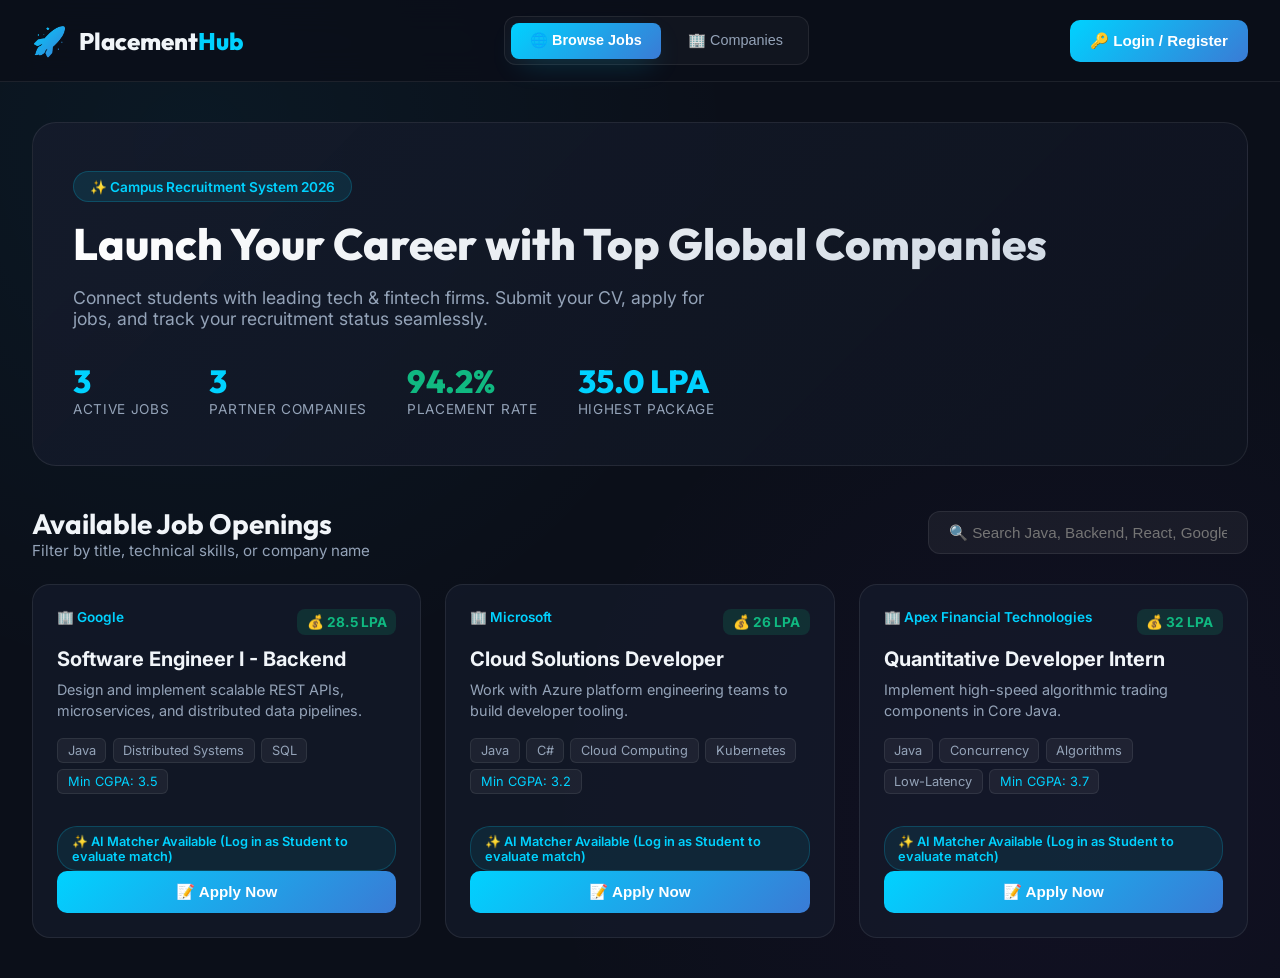
<file: index.html>
<!DOCTYPE html>
<html lang="en">
<head>
    <meta charset="UTF-8">
    <meta name="viewport" content="width=device-width, initial-scale=1.0">
    <title>Campus Recruitment & Placement Portal</title>
    <link rel="preconnect" href="https://fonts.googleapis.com">
    <link rel="preconnect" href="https://fonts.gstatic.com" crossorigin>
    <link href="https://fonts.googleapis.com/css2?family=Inter:wght@300;400;500;600;700;800&family=Outfit:wght@400;600;700;800&display=swap" rel="stylesheet">
    <link rel="stylesheet" href="style.css">
</head>
<body>
    <!-- Navigation Bar -->
    <nav class="navbar">
        <div class="nav-container">
            <a href="#" class="nav-logo" id="logoLink">
                <div class="logo-icon">🚀</div>
                <span>Placement<span class="logo-highlight">Hub</span></span>
            </a>
            
            <div class="nav-links">
                <button class="nav-btn active" id="btnNavJobs" onclick="switchTab('jobsTab')">🌐 Browse Jobs</button>
                <button class="nav-btn" id="btnNavCompanies" onclick="switchTab('companiesTab')">🏢 Companies</button>
                <button class="nav-btn student-only hidden" id="btnNavStudentDash" onclick="switchTab('studentDashTab')">🎓 Student Portal</button>
                <button class="nav-btn company-only hidden" id="btnNavCompanyDash" onclick="switchTab('companyDashTab')">🏢 Company Portal</button>
            </div>

            <div class="nav-auth">
                <div id="userInfoChip" class="user-chip hidden">
                    <span class="user-avatar" id="userAvatar">U</span>
                    <span id="userName">User</span>
                    <button class="logout-btn" onclick="logout()" title="Logout">🚪</button>
                </div>
                <button id="btnLoginModal" class="primary-btn" onclick="openAuthModal()">🔑 Login / Register</button>
            </div>
        </div>
    </nav>

    <!-- Main Container -->
    <main class="main-content">
        <!-- Hero Section -->
        <section class="hero-section">
            <div class="hero-content">
                <div class="badge-pill">✨ Campus Recruitment System 2026</div>
                <h1 class="hero-title">Launch Your Career with Top Global Companies</h1>
                <p class="hero-subtitle">Connect students with leading tech & fintech firms. Submit your CV, apply for jobs, and track your recruitment status seamlessly.</p>
                <div class="hero-stats">
                    <div class="stat-card">
                        <span class="stat-num" id="statJobsCount">0</span>
                        <span class="stat-label">Active Jobs</span>
                    </div>
                    <div class="stat-card">
                        <span class="stat-num" id="statCompaniesCount">0</span>
                        <span class="stat-label">Partner Companies</span>
                    </div>
                    <div class="stat-card">
                        <span class="stat-num" style="color:var(--accent-green);">94.2%</span>
                        <span class="stat-label">Placement Rate</span>
                    </div>
                    <div class="stat-card">
                        <span class="stat-num">35.0 LPA</span>
                        <span class="stat-label">Highest Package</span>
                    </div>
                </div>
            </div>
        </section>

        <!-- TAB 1: Browse Jobs View -->
        <section id="jobsTab" class="tab-content active">
            <div class="section-header">
                <div>
                    <h2>Available Job Openings</h2>
                    <p>Filter by title, technical skills, or company name</p>
                </div>
                <div class="search-bar">
                    <input type="text" id="jobSearchInput" placeholder="🔍 Search Java, Backend, React, Google..." onkeyup="filterJobs()">
                </div>
            </div>

            <div class="jobs-grid" id="jobsGrid">
                <!-- Job cards rendered dynamically via JS -->
            </div>
        </section>

        <!-- TAB 2: Companies View -->
        <section id="companiesTab" class="tab-content">
            <div class="section-header">
                <h2>Partner Companies & Recruiters</h2>
                <p>Top tier organizations hiring on campus</p>
            </div>
            <div class="companies-grid" id="companiesGrid">
                <!-- Company cards rendered dynamically -->
            </div>
        </section>

        <!-- TAB 3: Student Dashboard -->
        <section id="studentDashTab" class="tab-content">
            <div class="dashboard-header">
                <h2>🎓 Student Dashboard</h2>
                <p id="studentDashWelcome">Welcome to your placement dashboard</p>
            </div>

            <div class="dashboard-grid">
                <!-- CV Dossier Form -->
                <div class="glass-card">
                    <div class="card-header">
                        <h3>📄 My CV & Skills Dossier</h3>
                        <span class="badge" id="cvStatusBadge">Not Submitted</span>
                    </div>
                    <form id="cvForm" onsubmit="saveStudentCv(event)">
                        <div class="form-group">
                            <label>Technical Skills (comma separated)</label>
                            <input type="text" id="cvSkills" placeholder="e.g. Java, Spring Boot, React, SQL, Git" required>
                        </div>
                        <div class="form-group">
                            <label>CV Summary & Background Dossier</label>
                            <textarea id="cvSummary" rows="4" placeholder="Detail your education, projects, achievements, and career goals..." required></textarea>
                        </div>
                        <div class="form-group">
                            <label>📄 Upload CV / Resume Document (Drag & Drop)</label>
                            <div id="cvDropZone" class="drop-zone" onclick="document.getElementById('cvFileInput').click()" ondragover="handleDragOver(event)" ondragleave="handleDragLeave(event)" ondrop="handleFileDrop(event)">
                                <div class="drop-zone-content" id="dropZoneContent">
                                    <div class="drop-icon">☁️</div>
                                    <p class="drop-title"><strong>Drag & Drop your CV here</strong> or <span class="browse-link">browse file</span></p>
                                    <p class="drop-hint">Supports PDF, DOCX, DOC, TXT (Max 10MB)</p>
                                </div>
                                <div class="file-preview-box hidden" id="filePreviewBox">
                                    <span class="file-icon">📄</span>
                                    <div class="file-info">
                                        <span class="file-name" id="fileNameText">Resume.pdf</span>
                                        <span class="file-size" id="fileSizeText">0 KB</span>
                                    </div>
                                    <button type="button" class="remove-file-btn" onclick="removeCvFile(event)" title="Remove file">❌</button>
                                </div>
                            </div>
                            <input type="file" id="cvFileInput" accept=".pdf,.doc,.docx,.txt" style="display:none;" onchange="handleCvFileSelect(event)">
                            <input type="hidden" id="cvFilePath">
                        </div>
                        <button type="submit" class="submit-btn">💾 Save & Publish CV</button>
                    </form>
                </div>

                <!-- Applications Tracker -->
                <div class="glass-card full-width">
                    <div class="card-header">
                        <h3>📊 My Job Application Tracker</h3>
                    </div>
                    <div class="table-responsive">
                        <table class="data-table">
                            <thead>
                                <tr>
                                    <th>App ID</th>
                                    <th>Job Role</th>
                                    <th>Company</th>
                                    <th>Applied Date</th>
                                    <th>Status</th>
                                    <th>Placement Offer</th>
                                </tr>
                            </thead>
                            <tbody id="studentAppsTableBody">
                                <tr><td colspan="6" class="empty-cell">No job applications submitted yet.</td></tr>
                            </tbody>
                        </table>
                    </div>
                </div>

                <!-- Scheduled Interviews Tracker -->
                <div class="glass-card full-width">
                    <div class="card-header">
                        <h3>📅 My Scheduled Interviews & Feedback</h3>
                    </div>
                    <div class="table-responsive">
                        <table class="data-table">
                            <thead>
                                <tr>
                                    <th>Int ID</th>
                                    <th>Round & Type</th>
                                    <th>Company</th>
                                    <th>Scheduled Date & Time</th>
                                    <th>Interviewer / Location</th>
                                    <th>Status</th>
                                    <th>Feedback & Score</th>
                                </tr>
                            </thead>
                            <tbody id="studentInterviewsTableBody">
                                <tr><td colspan="7" class="empty-cell">No interview rounds scheduled yet.</td></tr>
                            </tbody>
                        </table>
                    </div>
                </div>
            </div>
        </section>

        <!-- TAB 4: Company Dashboard -->
        <section id="companyDashTab" class="tab-content">
            <div class="dashboard-header">
                <h2>🏢 Company Dashboard</h2>
                <p id="companyDashWelcome">Manage job listings & evaluate candidates</p>
            </div>

            <div class="dashboard-grid">
                <!-- Post Job Form -->
                <div class="glass-card">
                    <div class="card-header">
                        <h3>📌 Post New Job Opening</h3>
                    </div>
                    <form id="postJobForm" onsubmit="createJobPosting(event)">
                        <div class="form-group">
                            <label>Job Title / Role</label>
                            <input type="text" id="jobTitle" placeholder="e.g. Senior Backend Engineer" required>
                        </div>
                        <div class="form-row">
                            <div class="form-group">
                                <label>Package (LPA / Annual CTC)</label>
                                <input type="number" step="0.5" id="jobPackage" placeholder="28.5" required>
                            </div>
                            <div class="form-group">
                                <label>Min CGPA Cutoff</label>
                                <input type="number" step="0.1" id="jobMinCgpa" placeholder="3.5" required>
                            </div>
                        </div>
                        <div class="form-group">
                            <label>Required Technical Skills</label>
                            <input type="text" id="jobSkills" placeholder="e.g. Java, Distributed Systems, SQL" required>
                        </div>
                        <div class="form-group">
                            <label>Job Description</label>
                            <textarea id="jobDesc" rows="3" placeholder="Describe key responsibilities and expectations..." required></textarea>
                        </div>
                        <button type="submit" class="submit-btn">🚀 Publish Job Opening</button>
                    </form>
                </div>

                <!-- Received Applications List -->
                <div class="glass-card full-width">
                    <div class="card-header">
                        <h3>👥 Candidate Applications Received</h3>
                    </div>
                    <div class="table-responsive">
                        <table class="data-table">
                            <thead>
                                <tr>
                                    <th>App ID</th>
                                    <th>Candidate Name</th>
                                    <th>Branch / CGPA</th>
                                    <th>Applied Role</th>
                                    <th>Student CV Dossier</th>
                                    <th>Interviews & Rounds</th>
                                    <th>Hiring Action</th>
                                </tr>
                            </thead>
                            <tbody id="companyAppsTableBody">
                                <tr><td colspan="7" class="empty-cell">No candidate applications received yet.</td></tr>
                            </tbody>
                        </table>
                    </div>
                </div>

                <!-- Company Scheduled Interviews List -->
                <div class="glass-card full-width">
                    <div class="card-header">
                        <h3>📅 All Scheduled Interview Rounds</h3>
                    </div>
                    <div class="table-responsive">
                        <table class="data-table">
                            <thead>
                                <tr>
                                    <th>Int ID</th>
                                    <th>Candidate</th>
                                    <th>Applied Role</th>
                                    <th>Round # & Type</th>
                                    <th>Date & Time</th>
                                    <th>Interviewer / Location</th>
                                    <th>Status</th>
                                    <th>Action / Feedback</th>
                                </tr>
                            </thead>
                            <tbody id="companyInterviewsTableBody">
                                <tr><td colspan="8" class="empty-cell">No interview rounds scheduled yet.</td></tr>
                            </tbody>
                        </table>
                    </div>
                </div>
            </div>
        </section>
    </main>

    <!-- Modal 1: Auth (Login / Register) -->
    <div class="modal-overlay" id="authModal">
        <div class="modal-card">
            <button class="close-modal" onclick="closeAuthModal()">✖</button>
            <div class="modal-tabs">
                <button class="modal-tab active" id="tabLogin" onclick="switchAuthMode('login')">🔑 Login</button>
                <button class="modal-tab" id="tabRegister" onclick="switchAuthMode('register')">🎓 Student Register</button>
                <button class="modal-tab" id="tabCompanyReg" onclick="switchAuthMode('companyReg')">🏢 Company Register</button>
            </div>

            <!-- Login Form -->
            <form id="formLogin" class="auth-form active" onsubmit="handleLoginSubmit(event)">
                <div class="form-group">
                    <label>Email Address</label>
                    <input type="email" id="loginEmail" placeholder="alex@university.edu or recruitment@google.com" required>
                </div>
                <div class="form-group">
                    <label>Password</label>
                    <div class="password-wrapper">
                        <input type="password" id="loginPassword" placeholder="••••••••" required>
                        <button type="button" class="toggle-password-btn" onclick="togglePasswordVisibility('loginPassword', this)" title="Show/Hide Password">👁️</button>
                    </div>
                </div>
                <button type="submit" class="submit-btn full-btn">Sign In</button>
                <div class="demo-login-box">
                    <p>⚡ Quick Demo Accounts:</p>
                    <button type="button" class="demo-btn" onclick="fillDemo('student')">Student: alex@university.edu</button>
                    <button type="button" class="demo-btn" onclick="fillDemo('company')">Company: recruitment@google.com</button>
                </div>
            </form>

            <!-- Student Registration Form -->
            <form id="formRegisterStudent" class="auth-form" onsubmit="handleStudentRegisterSubmit(event)">
                <div class="form-group">
                    <label>Full Name</label>
                    <input type="text" id="regStudentName" placeholder="e.g. Alex Rivers" required>
                </div>
                <div class="form-group">
                    <label>Email Address</label>
                    <input type="email" id="regStudentEmail" placeholder="alex@university.edu" required>
                </div>
                <div class="form-row">
                    <div class="form-group">
                        <label>Password</label>
                        <div class="password-wrapper">
                            <input type="password" id="regStudentPass" placeholder="••••••••" required>
                            <button type="button" class="toggle-password-btn" onclick="togglePasswordVisibility('regStudentPass', this)" title="Show/Hide Password">👁️</button>
                        </div>
                    </div>
                    <div class="form-group">
                        <label>Phone Number</label>
                        <input type="text" id="regStudentPhone" placeholder="+1-555-0192" required>
                    </div>
                </div>
                <div class="form-row">
                    <div class="form-group">
                        <label>Branch / Department</label>
                        <input type="text" id="regStudentBranch" placeholder="Computer Science" required>
                    </div>
                    <div class="form-group">
                        <label>CGPA</label>
                        <input type="number" step="0.01" id="regStudentCgpa" placeholder="3.85" required>
                    </div>
                </div>
                <button type="submit" class="submit-btn full-btn">Register Student Account</button>
            </form>

            <!-- Company Registration Form -->
            <form id="formRegisterCompany" class="auth-form" onsubmit="handleCompanyRegisterSubmit(event)">
                <div class="form-group">
                    <label>Company Name</label>
                    <input type="text" id="regCompName" placeholder="e.g. Google" required>
                </div>
                <div class="form-group">
                    <label>Official Work Email</label>
                    <input type="email" id="regCompEmail" placeholder="recruitment@google.com" required>
                </div>
                <div class="form-row">
                    <div class="form-group">
                        <label>Password</label>
                        <div class="password-wrapper">
                            <input type="password" id="regCompPass" placeholder="••••••••" required>
                            <button type="button" class="toggle-password-btn" onclick="togglePasswordVisibility('regCompPass', this)" title="Show/Hide Password">👁️</button>
                        </div>
                    </div>
                    <div class="form-group">
                        <label>Industry</label>
                        <input type="text" id="regCompIndustry" placeholder="Technology / Cloud" required>
                    </div>
                </div>
                <div class="form-row">
                    <div class="form-group">
                        <label>Location / HQ</label>
                        <input type="text" id="regCompLocation" placeholder="Mountain View, CA" required>
                    </div>
                    <div class="form-group">
                        <label>Website URL</label>
                        <input type="url" id="regCompWebsite" placeholder="https://careers.google.com" required>
                    </div>
                </div>
                <div class="form-group">
                    <label>Company Description</label>
                    <textarea id="regCompDesc" rows="2" placeholder="Brief description of your firm..." required></textarea>
                </div>
                <button type="submit" class="submit-btn full-btn">Register Company Account</button>
            </form>
        </div>
    </div>

    <!-- Modal 2: Student CV Detail Dossier (Viewable by Companies) -->
    <div class="modal-overlay" id="cvModal">
        <div class="modal-card wide-card">
            <button class="close-modal" onclick="closeCvModal()">✖</button>
            <div class="modal-header">
                <h2>🎓 Student CV & Applicant Dossier</h2>
            </div>
            <div class="cv-dossier-body" id="cvModalBody">
                <!-- Rendered dynamically -->
            </div>
        </div>
    </div>

    <!-- Modal 3: Digital Placement Offer Letter Certificate -->
    <div class="modal-overlay" id="offerModal">
        <div class="modal-card wide-card offer-card-modal">
            <button class="close-modal" onclick="closeOfferModal()">✖</button>
            <div id="offerModalBody">
                <!-- Rendered dynamically -->
            </div>
            <div class="modal-footer" style="text-align:right; margin-top:1.5rem;">
                <button class="primary-btn" onclick="window.print()">🖨️ Print / Save Official Placement Offer Certificate</button>
            </div>
        </div>
    </div>

    <!-- Modal 4: Schedule Interview -->
    <div class="modal-overlay" id="scheduleInterviewModal">
        <div class="modal-card">
            <button class="close-modal" onclick="closeScheduleInterviewModal()">✖</button>
            <div class="modal-header">
                <h2>📅 Schedule Candidate Interview</h2>
            </div>
            <form id="formScheduleInterview" class="auth-form active" onsubmit="submitScheduleInterview(event)">
                <input type="hidden" id="schedAppId">
                <div class="form-group">
                    <label>Candidate & Role</label>
                    <input type="text" id="schedCandidateInfo" disabled style="opacity: 0.8; background: rgba(255,255,255,0.05);">
                </div>
                <div class="form-row">
                    <div class="form-group">
                        <label>Round Type</label>
                        <select id="schedRoundType" required class="custom-select">
                            <option value="Technical Coding Round">Technical Coding Round</option>
                            <option value="System Design & Architecture">System Design & Architecture</option>
                            <option value="HR & Cultural Fit">HR & Cultural Fit</option>
                            <option value="Managerial Round">Managerial Round</option>
                            <option value="Online Screening Test">Online Screening Test</option>
                        </select>
                    </div>
                    <div class="form-group">
                        <label>Round Number</label>
                        <input type="number" id="schedRoundNumber" value="1" min="1" max="10" required>
                    </div>
                </div>
                <div class="form-group">
                    <label>Scheduled Date & Time</label>
                    <input type="text" id="schedDateTime" placeholder="e.g. Oct 15, 2026 at 10:30 AM" required>
                </div>
                <div class="form-group">
                    <label>Meeting Link / Room Location</label>
                    <input type="text" id="schedLocationOrLink" placeholder="e.g. https://meet.google.com/xyz-tech-round or Room 302" required>
                </div>
                <div class="form-group">
                    <label>Interviewer Name(s)</label>
                    <input type="text" id="schedInterviewerName" placeholder="e.g. Dr. Alan Turing / Tech Lead" required>
                </div>
                <button type="submit" class="submit-btn full-btn">📅 Confirm & Schedule Interview</button>
            </form>
        </div>
    </div>

    <!-- Modal 5: Submit Interview Feedback & Result -->
    <div class="modal-overlay" id="interviewFeedbackModal">
        <div class="modal-card">
            <button class="close-modal" onclick="closeInterviewFeedbackModal()">✖</button>
            <div class="modal-header">
                <h2>📝 Update Interview Result & Feedback</h2>
            </div>
            <form id="formInterviewFeedback" class="auth-form active" onsubmit="submitInterviewFeedback(event)">
                <input type="hidden" id="fbInterviewId">
                <div class="form-group">
                    <label>Interview Details</label>
                    <input type="text" id="fbInterviewInfo" disabled style="opacity: 0.8; background: rgba(255,255,255,0.05);">
                </div>
                <div class="form-row">
                    <div class="form-group">
                        <label>Round Result Status</label>
                        <select id="fbStatus" required class="custom-select">
                            <option value="PASSED">PASSED (Cleared Round) ✅</option>
                            <option value="FAILED">FAILED (Rejected in Round) ❌</option>
                            <option value="COMPLETED">COMPLETED (Feedback Logged) 📝</option>
                            <option value="CANCELLED">CANCELLED ✖</option>
                        </select>
                    </div>
                    <div class="form-group">
                        <label>Candidate Rating / Score (out of 10)</label>
                        <input type="number" step="0.1" id="fbScore" placeholder="8.5" min="0" max="10">
                    </div>
                </div>
                <div class="form-group">
                    <label>Interviewer Feedback Notes</label>
                    <textarea id="fbFeedback" rows="4" placeholder="Log technical strengths, areas for improvement, and interviewer assessment..." required></textarea>
                </div>
                <button type="submit" class="submit-btn full-btn">💾 Save Result & Feedback</button>
            </form>
        </div>
    </div>

    <!-- Toast Notifications -->
    <div id="toastContainer" class="toast-container"></div>

    <script src="app.js"></script>
</body>
</html>
</file>
<file: style.css>
:root {
    --bg-main: #0b0f19;
    --bg-card: rgba(22, 28, 45, 0.65);
    --border-card: rgba(255, 255, 255, 0.08);
    --text-main: #f1f5f9;
    --text-muted: #94a3b8;
    --primary-cyan: #00d2ff;
    --primary-blue: #3a7bd5;
    --accent-purple: #8e2de2;
    --accent-green: #10b981;
    --accent-yellow: #f59e0b;
    --accent-red: #ef4444;
    --gradient-primary: linear-gradient(135deg, #00d2ff 0%, #3a7bd5 100%);
    --gradient-accent: linear-gradient(135deg, #8e2de2 0%, #4a00e0 100%);
    --gradient-green: linear-gradient(135deg, #10b981 0%, #059669 100%);
    --shadow-glow: 0 10px 30px -10px rgba(0, 210, 255, 0.3);
}

* {
    margin: 0;
    padding: 0;
    box-sizing: border-box;
}

body {
    font-family: 'Inter', sans-serif;
    background-color: var(--bg-main);
    color: var(--text-main);
    min-height: 100vh;
    background-image: 
        radial-gradient(circle at 15% 15%, rgba(0, 210, 255, 0.05) 0%, transparent 40%),
        radial-gradient(circle at 85% 85%, rgba(142, 45, 226, 0.05) 0%, transparent 40%);
    overflow-x: hidden;
}

/* Navbar */
.navbar {
    position: sticky;
    top: 0;
    z-index: 100;
    background: rgba(11, 15, 25, 0.85);
    backdrop-filter: blur(16px);
    border-bottom: 1px solid var(--border-card);
}

.nav-container {
    max-width: 1280px;
    margin: 0 auto;
    padding: 1rem 2rem;
    display: flex;
    justify-content: space-between;
    align-items: center;
}

.nav-logo {
    display: flex;
    align-items: center;
    gap: 0.75rem;
    font-family: 'Outfit', sans-serif;
    font-size: 1.5rem;
    font-weight: 800;
    color: var(--text-main);
    text-decoration: none;
}

.logo-highlight {
    color: var(--primary-cyan);
}

.logo-icon {
    font-size: 1.75rem;
    background: var(--gradient-primary);
    -webkit-background-clip: text;
    -webkit-text-fill-color: transparent;
}

.nav-links {
    display: flex;
    gap: 0.5rem;
    background: rgba(255, 255, 255, 0.03);
    padding: 0.35rem;
    border-radius: 12px;
    border: 1px solid var(--border-card);
}

.nav-btn {
    background: transparent;
    border: none;
    color: var(--text-muted);
    padding: 0.6rem 1.2rem;
    font-size: 0.9rem;
    font-weight: 500;
    border-radius: 8px;
    cursor: pointer;
    transition: all 0.25s ease;
}

.nav-btn:hover {
    color: var(--text-main);
}

.nav-btn.active {
    background: var(--gradient-primary);
    color: #fff;
    font-weight: 600;
    box-shadow: var(--shadow-glow);
}

.nav-auth {
    display: flex;
    align-items: center;
    gap: 1rem;
}

.user-chip {
    display: flex;
    align-items: center;
    gap: 0.75rem;
    background: rgba(255, 255, 255, 0.05);
    padding: 0.4rem 0.8rem;
    border-radius: 30px;
    border: 1px solid var(--border-card);
    font-size: 0.9rem;
}

.user-avatar {
    width: 28px;
    height: 28px;
    border-radius: 50%;
    background: var(--gradient-primary);
    display: flex;
    align-items: center;
    justify-content: center;
    font-weight: 700;
    font-size: 0.8rem;
}

.logout-btn {
    background: transparent;
    border: none;
    cursor: pointer;
    font-size: 1rem;
    opacity: 0.7;
    transition: opacity 0.2s;
}

.logout-btn:hover {
    opacity: 1;
}

/* Main Container */
.main-content {
    max-width: 1280px;
    margin: 0 auto;
    padding: 2.5rem 2rem;
}

/* Hero Section */
.hero-section {
    background: linear-gradient(135deg, rgba(22, 28, 45, 0.8) 0%, rgba(15, 20, 32, 0.9) 100%);
    border: 1px solid var(--border-card);
    border-radius: 24px;
    padding: 3rem 2.5rem;
    margin-bottom: 2.5rem;
    position: relative;
    overflow: hidden;
}

.badge-pill {
    display: inline-block;
    background: rgba(0, 210, 255, 0.1);
    color: var(--primary-cyan);
    border: 1px solid rgba(0, 210, 255, 0.2);
    padding: 0.4rem 1rem;
    border-radius: 20px;
    font-size: 0.85rem;
    font-weight: 600;
    margin-bottom: 1rem;
}

.hero-title {
    font-family: 'Outfit', sans-serif;
    font-size: 2.75rem;
    font-weight: 800;
    line-height: 1.2;
    margin-bottom: 1rem;
    background: linear-gradient(135deg, #ffffff 0%, #cbd5e1 100%);
    -webkit-background-clip: text;
    -webkit-text-fill-color: transparent;
}

.hero-subtitle {
    color: var(--text-muted);
    font-size: 1.1rem;
    max-width: 650px;
    margin-bottom: 2rem;
}

.hero-stats {
    display: flex;
    gap: 2.5rem;
}

.stat-card {
    display: flex;
    flex-direction: column;
}

.stat-num {
    font-family: 'Outfit', sans-serif;
    font-size: 2rem;
    font-weight: 800;
    color: var(--primary-cyan);
}

.stat-label {
    color: var(--text-muted);
    font-size: 0.85rem;
    text-transform: uppercase;
    letter-spacing: 0.05em;
}

/* Tabs & Sections */
.tab-content {
    display: none;
    animation: fadeIn 0.3s ease;
}

.tab-content.active {
    display: block;
}

@keyframes fadeIn {
    from { opacity: 0; transform: translateY(8px); }
    to { opacity: 1; transform: translateY(0); }
}

.section-header {
    display: flex;
    justify-content: space-between;
    align-items: center;
    margin-bottom: 1.5rem;
}

.section-header h2 {
    font-family: 'Outfit', sans-serif;
    font-size: 1.75rem;
}

.section-header p {
    color: var(--text-muted);
    font-size: 0.95rem;
}

.search-bar input {
    background: rgba(255, 255, 255, 0.05);
    border: 1px solid var(--border-card);
    color: var(--text-main);
    padding: 0.75rem 1.25rem;
    border-radius: 12px;
    width: 320px;
    font-size: 0.95rem;
    transition: all 0.25s;
}

.search-bar input:focus {
    outline: none;
    border-color: var(--primary-cyan);
    box-shadow: 0 0 0 3px rgba(0, 210, 255, 0.15);
}

/* Job Cards Grid */
.jobs-grid, .companies-grid {
    display: grid;
    grid-template-columns: repeat(auto-fill, minmax(360px, 1fr));
    gap: 1.5rem;
}

.job-card, .company-card {
    background: var(--bg-card);
    border: 1px solid var(--border-card);
    border-radius: 18px;
    padding: 1.5rem;
    display: flex;
    flex-direction: column;
    justify-content: space-between;
    transition: all 0.25s ease;
}

.job-card:hover, .company-card:hover {
    transform: translateY(-4px);
    border-color: rgba(0, 210, 255, 0.3);
    box-shadow: 0 12px 24px -10px rgba(0, 0, 0, 0.5);
}

.job-header {
    display: flex;
    justify-content: space-between;
    align-items: flex-start;
    margin-bottom: 0.75rem;
}

.company-name-tag {
    color: var(--primary-cyan);
    font-size: 0.85rem;
    font-weight: 600;
}

.job-title {
    font-size: 1.25rem;
    font-weight: 700;
    margin-bottom: 0.5rem;
}

.job-pkg {
    background: rgba(16, 185, 129, 0.15);
    color: var(--accent-green);
    padding: 0.3rem 0.6rem;
    border-radius: 8px;
    font-size: 0.85rem;
    font-weight: 700;
}

.job-details {
    color: var(--text-muted);
    font-size: 0.9rem;
    margin-bottom: 1rem;
    line-height: 1.5;
}

.job-skills {
    display: flex;
    flex-wrap: wrap;
    gap: 0.4rem;
    margin-bottom: 1.25rem;
}

.skill-tag {
    background: rgba(255, 255, 255, 0.05);
    border: 1px solid var(--border-card);
    color: var(--text-muted);
    padding: 0.25rem 0.6rem;
    border-radius: 6px;
    font-size: 0.8rem;
}

.apply-btn, .primary-btn, .submit-btn {
    background: var(--gradient-primary);
    color: #fff;
    border: none;
    padding: 0.75rem 1.25rem;
    border-radius: 10px;
    font-weight: 600;
    font-size: 0.95rem;
    cursor: pointer;
    transition: all 0.25s ease;
    width: 100%;
    text-align: center;
}

.apply-btn:hover, .primary-btn:hover, .submit-btn:hover {
    box-shadow: var(--shadow-glow);
    opacity: 0.95;
}

/* Glass Dashboard Cards */
.dashboard-grid {
    display: grid;
    grid-template-columns: 1fr 1fr;
    gap: 1.5rem;
}

.glass-card {
    background: var(--bg-card);
    border: 1px solid var(--border-card);
    border-radius: 18px;
    padding: 1.75rem;
}

.glass-card.full-width {
    grid-column: 1 / -1;
}

.card-header {
    display: flex;
    justify-content: space-between;
    align-items: center;
    margin-bottom: 1.25rem;
}

/* Form Styling */
.form-group {
    margin-bottom: 1.25rem;
}

.form-group label {
    display: block;
    font-size: 0.85rem;
    color: var(--text-muted);
    margin-bottom: 0.4rem;
    font-weight: 500;
}

.form-group input, .form-group textarea, .form-group select {
    width: 100%;
    background: rgba(0, 0, 0, 0.25);
    border: 1px solid var(--border-card);
    color: var(--text-main);
    padding: 0.75rem 1rem;
    border-radius: 10px;
    font-size: 0.95rem;
    font-family: inherit;
    transition: all 0.2s;
}

.form-group input:focus, .form-group textarea:focus, .form-group select:focus {
    outline: none;
    border-color: var(--primary-cyan);
    box-shadow: 0 0 0 3px rgba(0, 210, 255, 0.15);
}

.password-wrapper {
    position: relative;
    display: flex;
    align-items: center;
    width: 100%;
}

.password-wrapper input {
    padding-right: 2.75rem;
}

.toggle-password-btn {
    position: absolute;
    right: 0.75rem;
    background: transparent;
    border: none;
    color: var(--text-muted);
    cursor: pointer;
    font-size: 1.1rem;
    padding: 0.2rem;
    display: flex;
    align-items: center;
    justify-content: center;
    transition: transform 0.2s, color 0.2s;
    user-select: none;
}

.toggle-password-btn:hover {
    color: var(--primary-cyan);
    transform: scale(1.15);
}

.form-row {
    display: grid;
    grid-template-columns: 1fr 1fr;
    gap: 1rem;
}

/* Drag & Drop Upload Zone */
.drop-zone {
    border: 2px dashed var(--border-card);
    border-radius: 12px;
    padding: 1.5rem;
    text-align: center;
    background: rgba(0, 0, 0, 0.2);
    cursor: pointer;
    transition: all 0.25s ease;
    position: relative;
}

.drop-zone:hover, .drop-zone.dragover {
    border-color: var(--primary-cyan);
    background: rgba(0, 210, 255, 0.08);
    box-shadow: 0 0 15px rgba(0, 210, 255, 0.15);
}

.drop-icon {
    font-size: 2.2rem;
    margin-bottom: 0.5rem;
}

.drop-title {
    font-size: 0.95rem;
    color: var(--text-main);
    margin-bottom: 0.25rem;
}

.browse-link {
    color: var(--primary-cyan);
    text-decoration: underline;
    font-weight: 600;
}

.drop-hint {
    font-size: 0.78rem;
    color: var(--text-muted);
}

.file-preview-box {
    display: flex;
    align-items: center;
    gap: 0.75rem;
    background: rgba(255, 255, 255, 0.06);
    border: 1px solid var(--primary-cyan);
    padding: 0.75rem 1rem;
    border-radius: 10px;
    text-align: left;
}

.file-preview-box .file-icon {
    font-size: 1.5rem;
}

.file-info {
    display: flex;
    flex-direction: column;
    flex: 1;
}

.file-name {
    font-size: 0.9rem;
    font-weight: 600;
    color: var(--text-main);
    word-break: break-all;
}

.file-size {
    font-size: 0.75rem;
    color: var(--text-muted);
}

.remove-file-btn {
    background: transparent;
    border: none;
    cursor: pointer;
    font-size: 0.9rem;
    padding: 0.2rem;
    transition: transform 0.2s;
}

.remove-file-btn:hover {
    transform: scale(1.2);
}

/* Table Styling */
.table-responsive {
    overflow-x: auto;
}

.data-table {
    width: 100%;
    border-collapse: collapse;
    text-align: left;
}

.data-table th, .data-table td {
    padding: 1rem;
    border-bottom: 1px solid var(--border-card);
    font-size: 0.9rem;
}

.data-table th {
    color: var(--text-muted);
    font-weight: 600;
    text-transform: uppercase;
    font-size: 0.75rem;
    letter-spacing: 0.05em;
}

.data-table tbody tr:hover {
    background: rgba(255, 255, 255, 0.02);
}

.empty-cell {
    text-align: center;
    color: var(--text-muted);
    padding: 2rem !important;
}

/* Status Pills */
.status-pill {
    display: inline-block;
    padding: 0.3rem 0.75rem;
    border-radius: 20px;
    font-size: 0.8rem;
    font-weight: 700;
    text-transform: uppercase;
}

.status-accepted {
    background: rgba(16, 185, 129, 0.2);
    color: var(--accent-green);
    border: 1px solid rgba(16, 185, 129, 0.4);
}

.status-shortlisted {
    background: rgba(0, 210, 255, 0.2);
    color: var(--primary-cyan);
    border: 1px solid rgba(0, 210, 255, 0.4);
}

.status-rejected {
    background: rgba(239, 68, 68, 0.2);
    color: var(--accent-red);
    border: 1px solid rgba(239, 68, 68, 0.4);
}

.status-pending {
    background: rgba(245, 158, 11, 0.2);
    color: var(--accent-yellow);
    border: 1px solid rgba(245, 158, 11, 0.4);
}

/* Action Button */
.action-btn {
    background: rgba(255, 255, 255, 0.08);
    border: 1px solid var(--border-card);
    color: var(--text-main);
    padding: 0.4rem 0.8rem;
    border-radius: 8px;
    font-size: 0.85rem;
    cursor: pointer;
    transition: all 0.2s;
}

.action-btn:hover {
    background: rgba(0, 210, 255, 0.2);
    border-color: var(--primary-cyan);
}

/* Status Select Dropdown */
.status-select {
    background: rgba(0, 0, 0, 0.4);
    border: 1px solid var(--border-card);
    color: var(--text-main);
    padding: 0.35rem 0.6rem;
    border-radius: 6px;
    font-size: 0.85rem;
}

/* Modals */
.modal-overlay {
    position: fixed;
    top: 0;
    left: 0;
    width: 100%;
    height: 100%;
    background: rgba(0, 0, 0, 0.75);
    backdrop-filter: blur(8px);
    display: none;
    align-items: center;
    justify-content: center;
    z-index: 1000;
}

.modal-overlay.active {
    display: flex;
}

.modal-card {
    background: #0f1523;
    border: 1px solid var(--border-card);
    border-radius: 20px;
    width: 90%;
    max-width: 480px;
    padding: 2rem;
    position: relative;
    box-shadow: 0 20px 50px rgba(0, 0, 0, 0.8);
    animation: modalIn 0.3s ease;
}

.modal-card.wide-card {
    max-width: 650px;
}

@keyframes modalIn {
    from { transform: scale(0.92); opacity: 0; }
    to { transform: scale(1); opacity: 1; }
}

.close-modal {
    position: absolute;
    top: 1.25rem;
    right: 1.25rem;
    background: transparent;
    border: none;
    color: var(--text-muted);
    font-size: 1.25rem;
    cursor: pointer;
}

.modal-tabs {
    display: flex;
    gap: 0.5rem;
    margin-bottom: 1.5rem;
    border-bottom: 1px solid var(--border-card);
    padding-bottom: 0.5rem;
}

.modal-tab {
    background: transparent;
    border: none;
    color: var(--text-muted);
    font-size: 0.9rem;
    padding: 0.5rem 0.75rem;
    cursor: pointer;
    border-bottom: 2px solid transparent;
}

.modal-tab.active {
    color: var(--primary-cyan);
    border-bottom-color: var(--primary-cyan);
    font-weight: 600;
}

.auth-form {
    display: none;
}

.auth-form.active {
    display: block;
}

.demo-login-box {
    margin-top: 1.5rem;
    padding-top: 1rem;
    border-top: 1px dashed var(--border-card);
    font-size: 0.85rem;
    color: var(--text-muted);
}

.demo-btn {
    display: block;
    width: 100%;
    background: rgba(255, 255, 255, 0.03);
    border: 1px solid var(--border-card);
    color: var(--primary-cyan);
    padding: 0.4rem;
    border-radius: 6px;
    margin-top: 0.4rem;
    cursor: pointer;
    text-align: left;
    font-size: 0.8rem;
}

.demo-btn:hover {
    background: rgba(0, 210, 255, 0.1);
}

/* Toast Notification */
.toast-container {
    position: fixed;
    bottom: 2rem;
    right: 2rem;
    z-index: 2000;
    display: flex;
    flex-direction: column;
    gap: 0.75rem;
}

.toast {
    background: #1e293b;
    color: #fff;
    border: 1px solid var(--border-card);
    padding: 0.9rem 1.5rem;
    border-radius: 12px;
    font-size: 0.9rem;
    box-shadow: 0 10px 25px rgba(0, 0, 0, 0.5);
    animation: toastIn 0.3s ease;
}

.toast.success { border-left: 4px solid var(--accent-green); }
.toast.error { border-left: 4px solid var(--accent-red); }

@keyframes toastIn {
    from { transform: translateX(100%); opacity: 0; }
    to { transform: translateX(0); opacity: 1; }
}

.hidden {
    display: none !important;
}

/* AI Skill Matcher Pill */
.ai-match-pill {
    display: inline-flex;
    align-items: center;
    gap: 0.5rem;
    padding: 0.4rem 0.85rem;
    border-radius: 20px;
    font-size: 0.8rem;
    font-weight: 600;
    margin-top: 0.75rem;
    border: 1px solid transparent;
}

.ai-match-pill.match-high {
    background: rgba(0, 230, 118, 0.12);
    border-color: rgba(0, 230, 118, 0.3);
    color: #00e676;
}

.ai-match-pill.match-med {
    background: rgba(255, 171, 0, 0.12);
    border-color: rgba(255, 171, 0, 0.3);
    color: #ffab00;
}

.ai-match-pill.match-info {
    background: rgba(0, 210, 255, 0.08);
    border-color: rgba(0, 210, 255, 0.2);
    color: var(--primary-cyan);
}

/* Digital Offer Letter Modal */
.offer-letter-box {
    background: linear-gradient(135deg, #0f172a 0%, #1e293b 100%);
    border: 2px solid var(--primary-cyan);
    border-radius: 16px;
    padding: 2rem;
    color: #fff;
    font-family: 'Inter', sans-serif;
    box-shadow: 0 0 30px rgba(0, 210, 255, 0.15);
    position: relative;
    overflow: hidden;
}

.offer-header {
    text-align: center;
    border-bottom: 2px dashed rgba(255, 255, 255, 0.15);
    padding-bottom: 1.25rem;
    margin-bottom: 1.5rem;
}

.offer-header h1 {
    font-family: 'Outfit', sans-serif;
    font-size: 1.8rem;
    color: var(--primary-cyan);
    margin-bottom: 0.3rem;
}

.offer-watermark {
    position: absolute;
    right: -20px;
    bottom: -20px;
    font-size: 8rem;
    opacity: 0.04;
    user-select: none;
    pointer-events: none;
}

.offer-details-grid {
    display: grid;
    grid-template-columns: 1fr 1fr;
    gap: 1.25rem;
    background: rgba(255, 255, 255, 0.03);
    padding: 1.25rem;
    border-radius: 12px;
    margin-bottom: 1.5rem;
}

.offer-item span {
    display: block;
    font-size: 0.8rem;
    color: var(--text-muted);
}

.offer-item strong {
    font-size: 1.05rem;
    color: var(--text-main);
}

.offer-stamp {
    display: inline-block;
    border: 2px solid var(--accent-green);
    color: var(--accent-green);
    padding: 0.4rem 1rem;
    border-radius: 8px;
    font-weight: 800;
    text-transform: uppercase;
    letter-spacing: 1px;
    transform: rotate(-3deg);
}

/* Interview Status Badges & Custom Select */
.status-pill.status-scheduled {
    background: rgba(0, 210, 255, 0.15);
    border-color: rgba(0, 210, 255, 0.3);
    color: var(--primary-cyan);
}

.status-pill.status-passed {
    background: rgba(16, 185, 129, 0.15);
    border-color: rgba(16, 185, 129, 0.3);
    color: var(--accent-green);
}

.status-pill.status-failed {
    background: rgba(239, 68, 68, 0.15);
    border-color: rgba(239, 68, 68, 0.3);
    color: var(--accent-red);
}

.status-pill.status-completed {
    background: rgba(142, 45, 226, 0.15);
    border-color: rgba(142, 45, 226, 0.3);
    color: #a78bfa;
}

.status-pill.status-cancelled {
    background: rgba(148, 163, 184, 0.15);
    border-color: rgba(148, 163, 184, 0.3);
    color: var(--text-muted);
}

.custom-select {
    width: 100%;
    padding: 0.75rem 1rem;
    background: rgba(15, 23, 42, 0.8);
    border: 1px solid var(--border-card);
    border-radius: 8px;
    color: var(--text-main);
    font-family: 'Inter', sans-serif;
    font-size: 0.95rem;
    outline: none;
}

.custom-select:focus {
    border-color: var(--primary-cyan);
}

.custom-select option {
    background: #0f172a;
    color: #fff;
}
</file>
